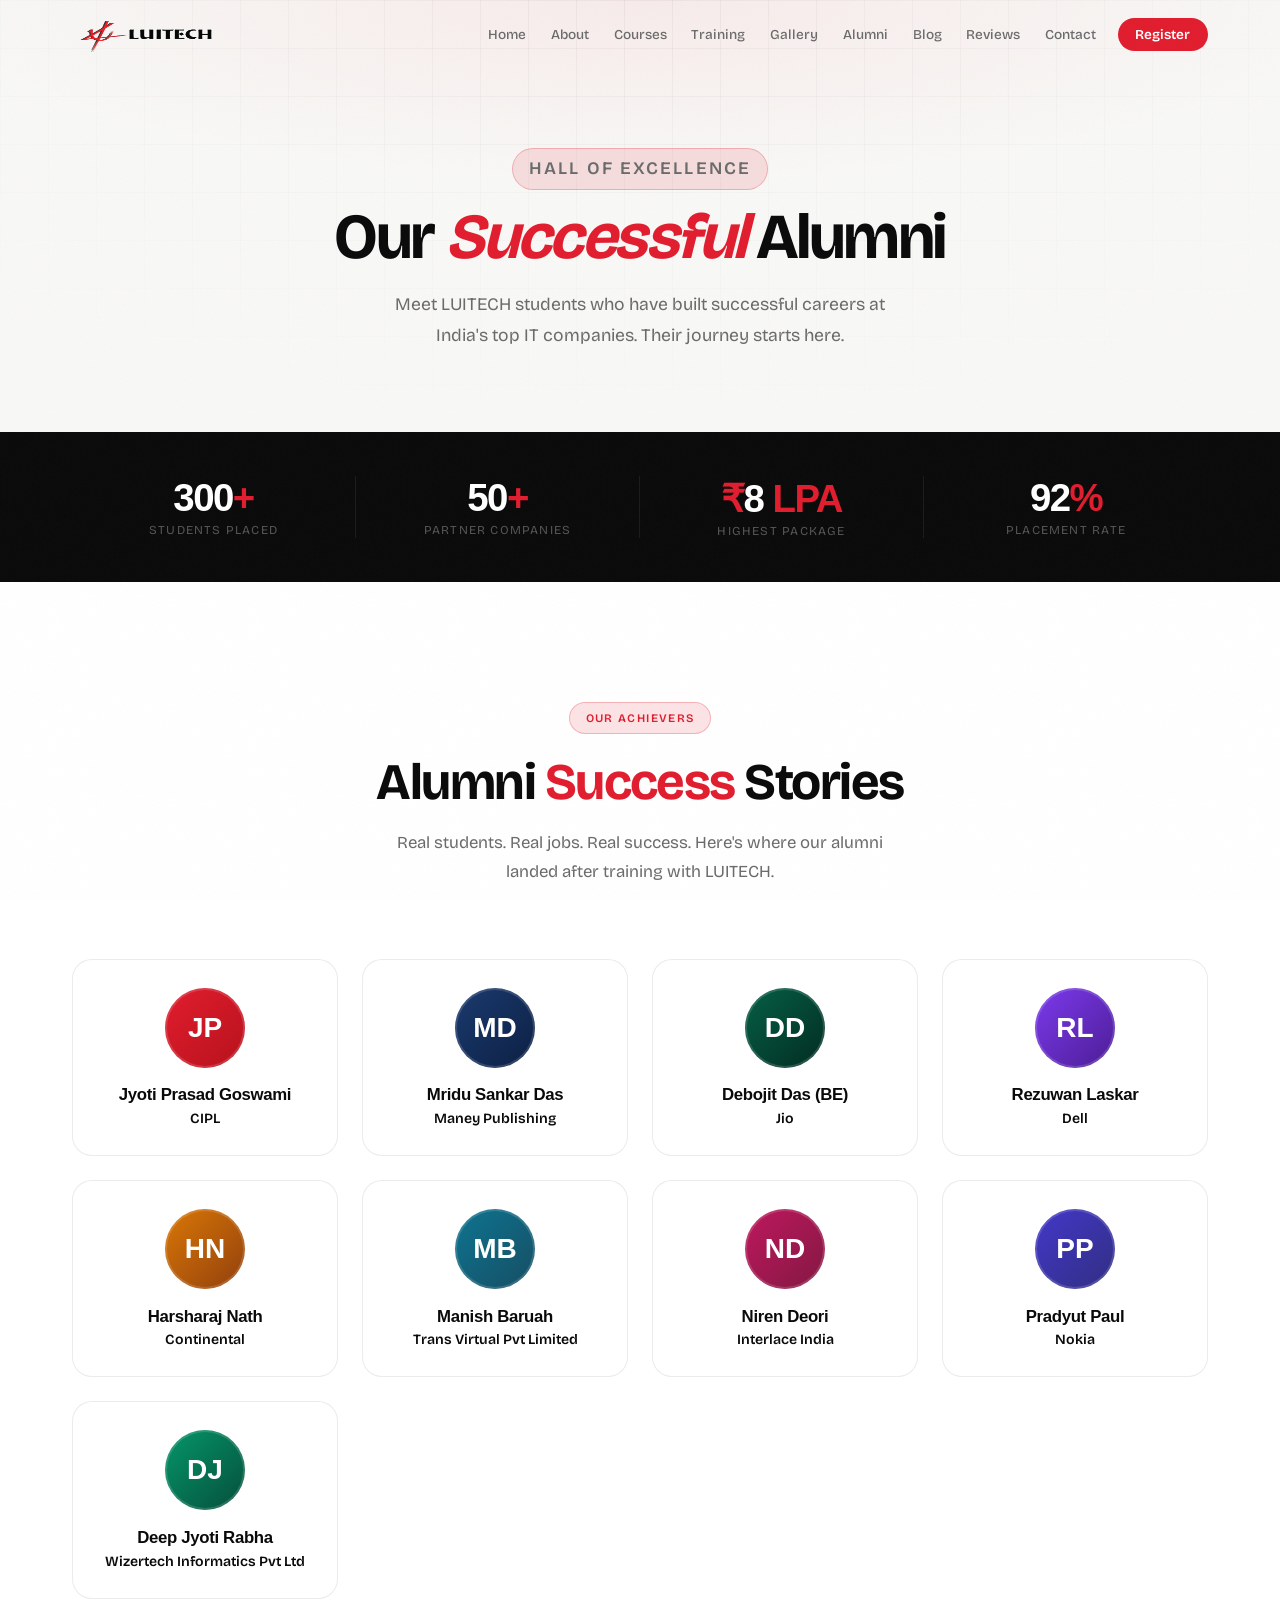
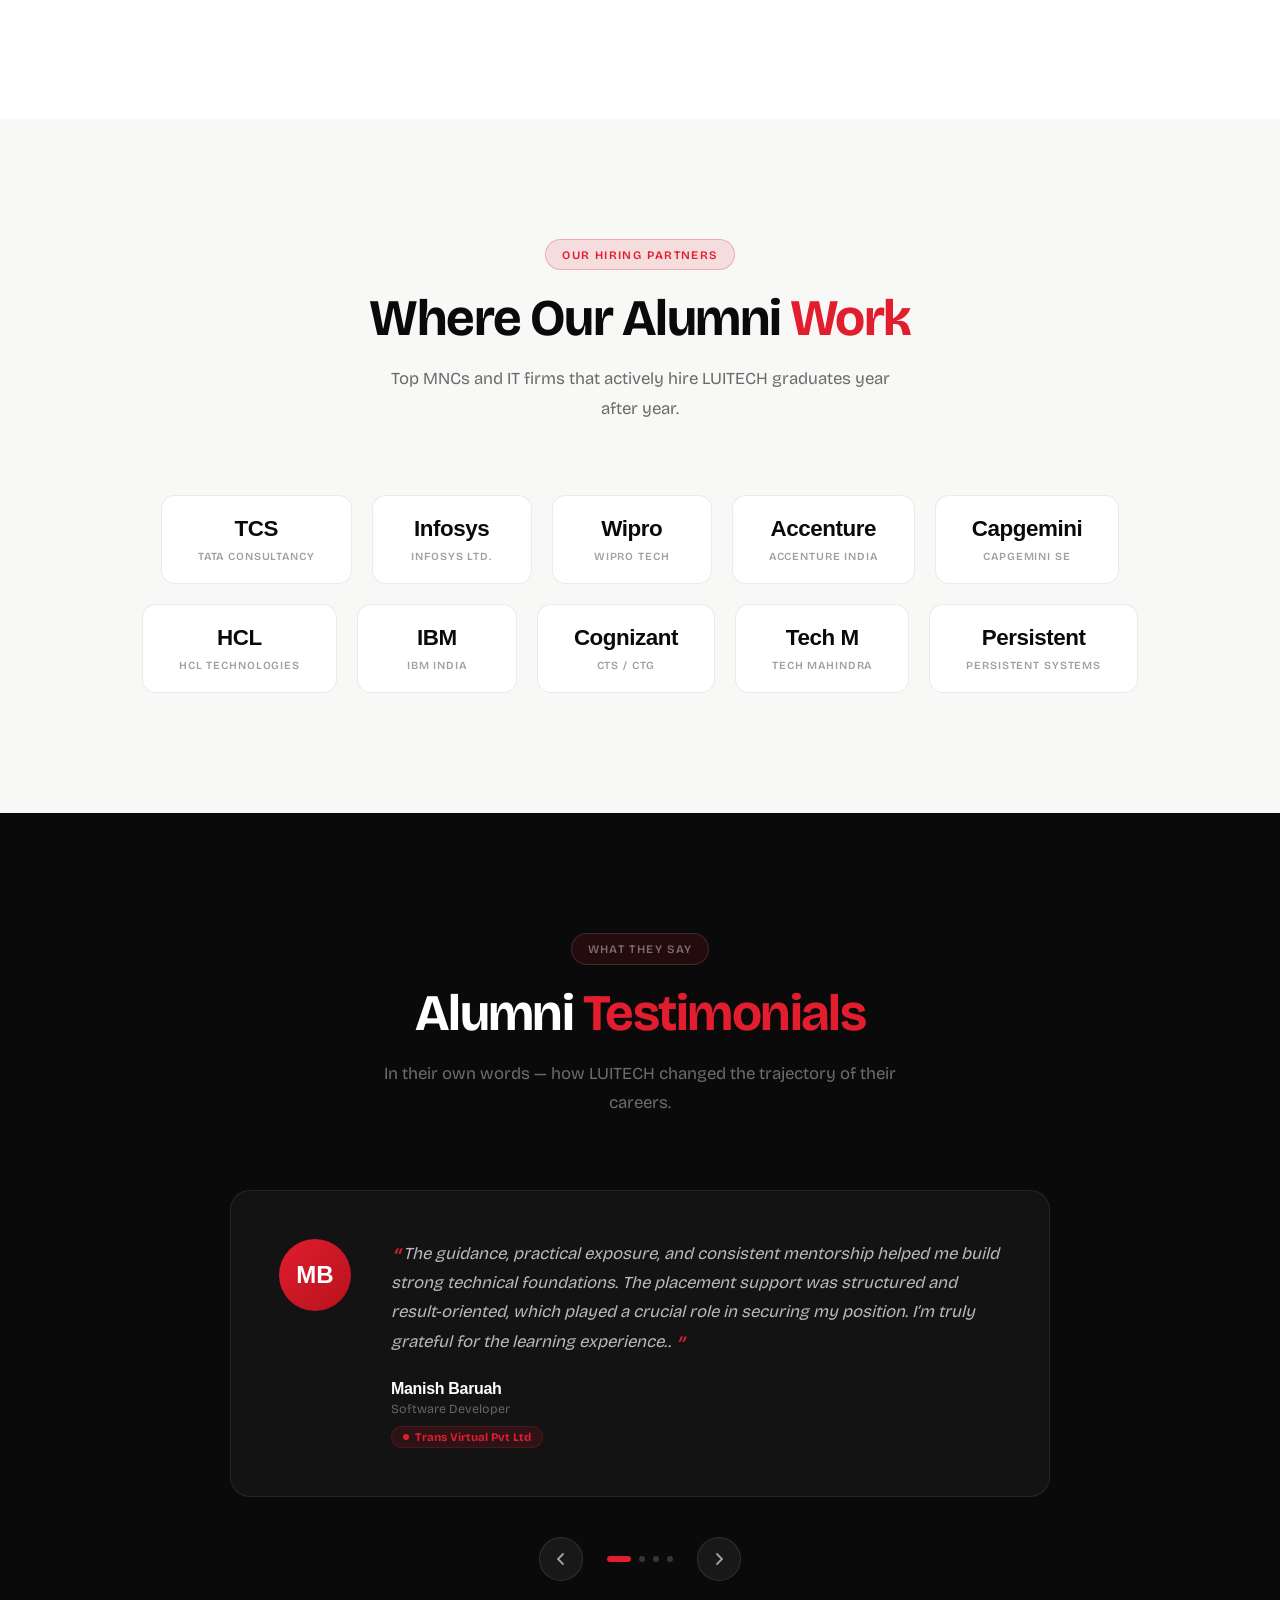
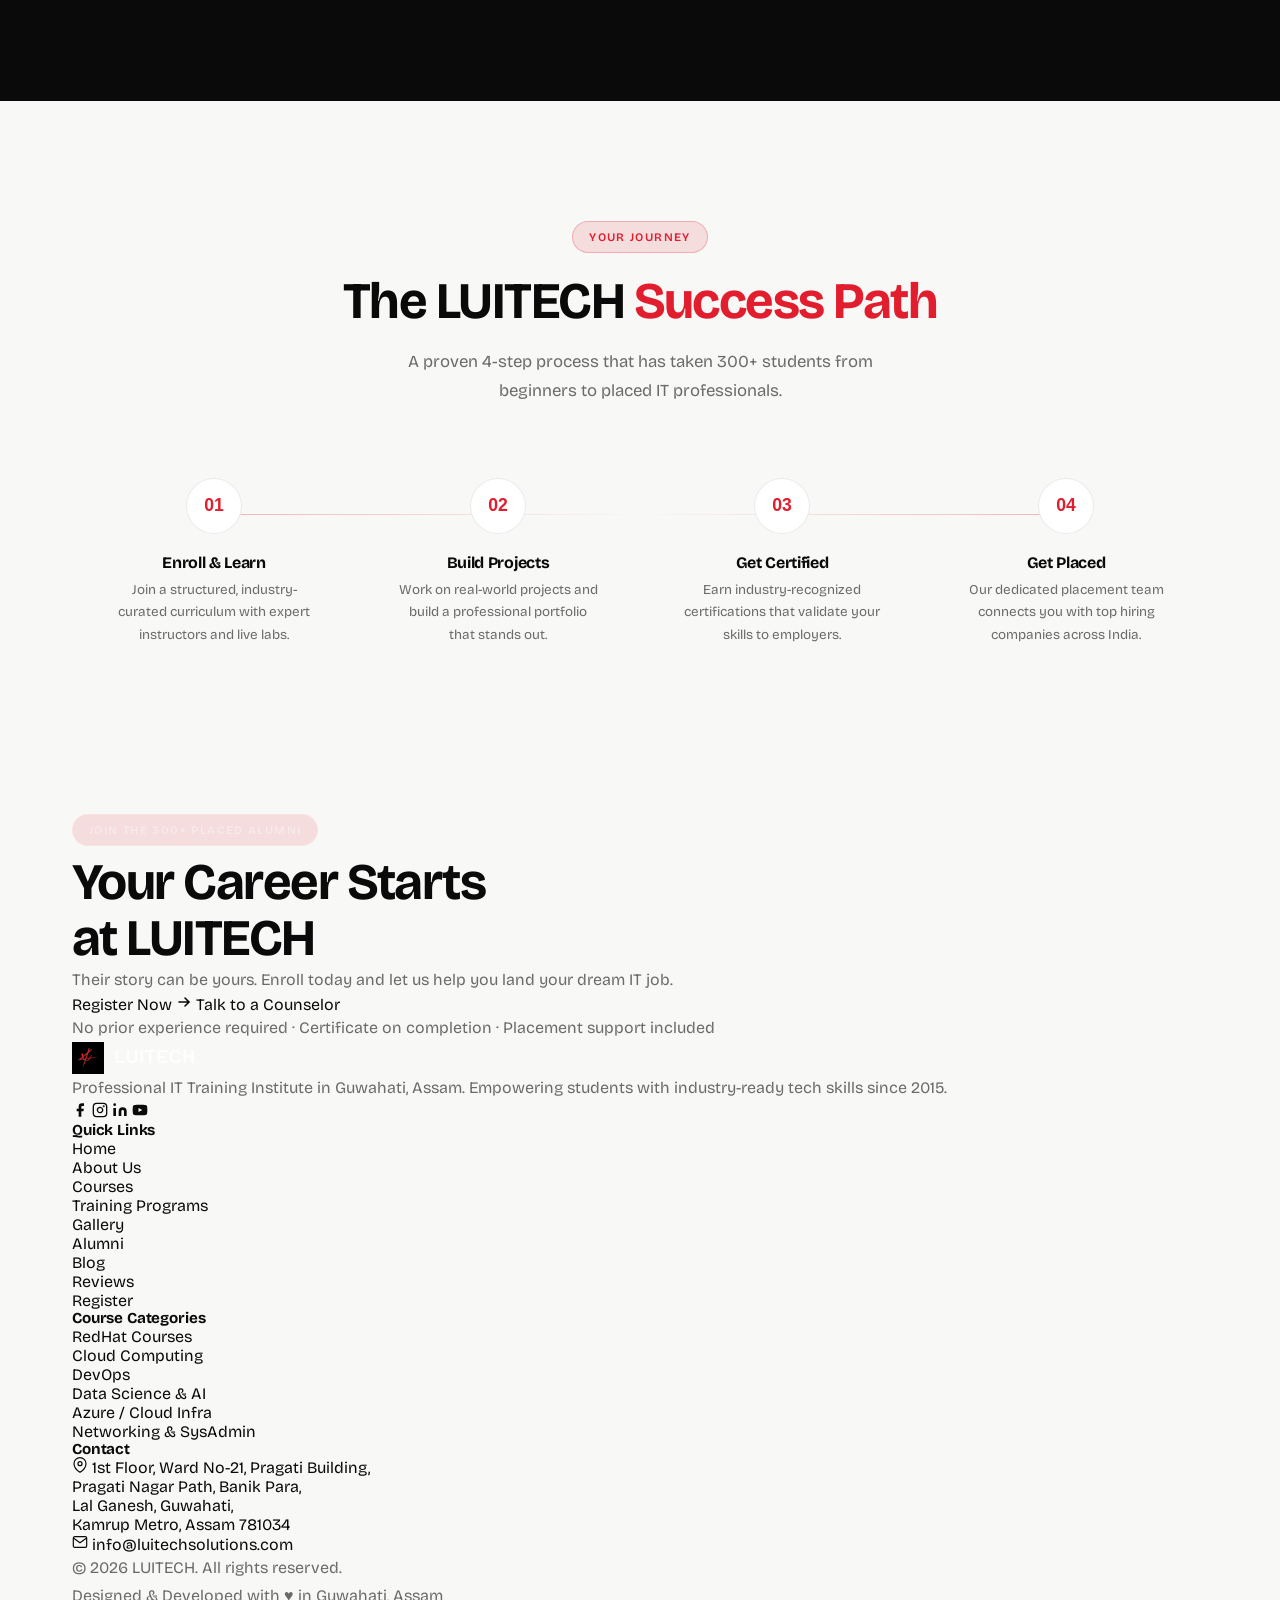
<file: alumni.html>
<!DOCTYPE html>
<html lang="en">
<head>
  <meta charset="UTF-8">
  <meta name="viewport" content="width=device-width, initial-scale=1.0">
  <meta name="description" content="LUITECH Solutions Alumni — Meet our successful graduates who have built thriving IT careers at TCS, Infosys, Wipro, Accenture and more. 300+ students placed in top companies.">
  <meta name="keywords" content="LUITECH alumni, IT placement Guwahati, TCS placement Assam, IT job Guwahati, successful IT students, LUITECH graduates">
  <meta name="author" content="LUITECH Solutions">
  <meta name="robots" content="index, follow">
  <meta property="og:title" content="Successful Alumni | LUITECH Solutions">
  <meta property="og:description" content="Meet LUITECH graduates who have built successful IT careers at top companies. 300+ students placed with top tech firms.">
  <meta property="og:type" content="website">
  <meta property="og:locale" content="en_IN">
  <title>Successful Alumni | LUITECH Solutions</title>
  <link rel="icon" type="image/png" href="logo.jpg">
  <link rel="preconnect" href="https://fonts.googleapis.com">
  <link rel="preconnect" href="https://fonts.gstatic.com" crossorigin>
  <link href="https://fonts.googleapis.com/css2?family=Clash+Display:wght@400;500;600;700&family=Bricolage+Grotesque:opsz,wght@12..96,300;12..96,400;12..96,500;12..96,600&family=JetBrains+Mono:wght@400;500&display=swap" rel="stylesheet">
  <link rel="stylesheet" href="css/style.css">
  <style>
    /* ═══════════ ALUMNI PAGE STYLES ═══════════ */

    /* ── PAGE HERO ── */
    .page-hero {
      padding: calc(var(--nav-h) + 5rem) 0 5rem;
      background: var(--off-white);
      position: relative;
      overflow: hidden;
      text-align: center;
    }
    .page-hero::before {
      content: '';
      position: absolute; inset: 0;
      background: radial-gradient(ellipse 80% 60% at 50% 0%, rgba(225,29,46,.06), transparent 70%);
      pointer-events: none;
    }
    .page-hero-grid {
      position: absolute; inset: 0; pointer-events: none;
      background-image:
        linear-gradient(rgba(0,0,0,.04) 1px, transparent 1px),
        linear-gradient(90deg, rgba(0,0,0,.04) 1px, transparent 1px);
      background-size: 48px 48px;
      mask-image: radial-gradient(ellipse 70% 100% at 50% 0%, black, transparent);
    }
    .page-hero-content { position: relative; z-index: 2; }
    .page-hero h1 {
      font-size: clamp(2.4rem, 5vw, 4rem);
      letter-spacing: -0.04em;
      margin: .75rem 0 1.1rem;
      color: var(--black);
    }
    .page-hero h1 em { font-style: italic; color: var(--red); }
    .page-hero > .container > p, .page-hero-content > p {
      font-size: 1.1rem;
      max-width: 540px;
      margin: 0 auto;
      color: var(--text-muted);
    }

    /* ── PLACEMENT STATS BAND ── */
    .placement-band {
      background: var(--black);
      padding: 44px 0;
    }
    .placement-band-grid {
      display: grid;
      grid-template-columns: repeat(4, 1fr);
      gap: 0;
      text-align: center;
    }
    .pb-stat {
      padding: 0 2rem;
      border-right: 1px solid rgba(255,255,255,.07);
    }
    .pb-stat:last-child { border-right: none; }
    .pb-num {
      font-family: 'Clash Display', sans-serif;
      font-size: 2.4rem; font-weight: 700;
      color: #fff; letter-spacing: -0.04em; display: block;
    }
    .pb-num em { font-style: normal; color: var(--red); }
    .pb-label {
      font-size: .76rem; color: rgba(255,255,255,.3);
      text-transform: uppercase; letter-spacing: .1em;
      margin-top: .2rem; display: block;
    }

    /* ── ALUMNI GRID SECTION ── */
    .alumni-section { background: var(--white); }

    .alumni-grid {
      display: grid;
      grid-template-columns: repeat(4, 1fr);
      gap: 1.5rem;
    }

    .alumni-card {
      background: var(--white);
      border: 1px solid var(--border);
      border-radius: var(--r-lg);
      padding: 1.75rem 1.5rem;
      text-align: center;
      transition: transform .4s var(--ease-spring), box-shadow .4s, border-color .3s;
      position: relative;
      overflow: hidden;
    }
    .alumni-card::before {
      content: '';
      position: absolute; top: 0; left: 0; right: 0;
      height: 3px;
      background: linear-gradient(90deg, var(--red), transparent);
      opacity: 0;
      transition: opacity .3s;
    }
    .alumni-card:hover {
      transform: translateY(-8px);
      box-shadow: 0 20px 60px rgba(0,0,0,.1);
      border-color: rgba(225,29,46,.15);
    }
    .alumni-card:hover::before { opacity: 1; }

    .alumni-avatar {
      width: 80px; height: 80px;
      border-radius: 50%;
      margin: 0 auto 1.1rem;
      display: flex; align-items: center; justify-content: center;
      font-family: 'Clash Display', sans-serif;
      font-size: 1.75rem; font-weight: 700;
      color: #fff;
      position: relative;
      overflow: hidden;
    }
    .alumni-avatar::after {
      content: '';
      position: absolute; inset: 0;
      border-radius: 50%;
      box-shadow: inset 0 0 0 2px rgba(255,255,255,.15);
    }
    /* Avatar gradient themes */
    .av-1 { background: linear-gradient(135deg, #E11D2E, #b7121d); }
    .av-2 { background: linear-gradient(135deg, #1a3a6e, #0d2044); }
    .av-3 { background: linear-gradient(135deg, #065f46, #022c22); }
    .av-4 { background: linear-gradient(135deg, #7c3aed, #4c1d95); }
    .av-5 { background: linear-gradient(135deg, #d97706, #92400e); }
    .av-6 { background: linear-gradient(135deg, #0e7490, #164e63); }
    .av-7 { background: linear-gradient(135deg, #be185d, #831843); }
    .av-8 { background: linear-gradient(135deg, #4338ca, #312e81); }
    .av-9 { background: linear-gradient(135deg, #059669, #064e3b); }
    .av-10{ background: linear-gradient(135deg, #b45309, #78350f); }
    .av-11{ background: linear-gradient(135deg, #dc2626, #7f1d1d); }
    .av-12{ background: linear-gradient(135deg, #0891b2, #0c4a6e); }

    .alumni-name {
      font-family: 'Clash Display', sans-serif;
      font-size: 1.05rem; font-weight: 700;
      letter-spacing: -0.02em;
      color: var(--black);
      margin-bottom: .3rem;
    }
    .alumni-course {
      font-size: .76rem; font-weight: 600;
      color: var(--red); text-transform: uppercase;
      letter-spacing: .06em; margin-bottom: .9rem;
    }
    .alumni-divider {
      width: 32px; height: 1px;
      background: var(--border);
      margin: 0 auto .9rem;
    }
    .alumni-company-row {
      display: flex; align-items: center; justify-content: center; gap: .5rem;
      margin-bottom: .5rem;
    }
    .company-dot {
      width: 8px; height: 8px; border-radius: 50%;
      background: var(--red); flex-shrink: 0;
      opacity: .6;
    }
    .alumni-company {
      font-size: .88rem; font-weight: 600;
      color: var(--black);
    }
    .alumni-package {
      display: inline-flex; align-items: center; gap: .3rem;
      font-size: .74rem; font-weight: 700;
      color: #059669; background: rgba(5,150,105,.08);
      border: 1px solid rgba(5,150,105,.15);
      padding: .2rem .65rem; border-radius: 50px;
      margin-top: .5rem;
    }
    .alumni-package svg { width: 10px; height: 10px; }

    .alumni-batch-tag {
      position: absolute; top: 1rem; right: 1rem;
      font-size: .64rem; font-weight: 700;
      letter-spacing: .07em; text-transform: uppercase;
      color: var(--text-ghost);
      background: var(--surface);
      padding: .2rem .55rem; border-radius: 50px;
    }

    /* ── COMPANIES SECTION ── */
    .companies-section { background: var(--off-white); }
    .companies-grid {
      display: flex;
      flex-wrap: wrap;
      gap: 1.25rem;
      justify-content: center;
      align-items: center;
    }
    .company-logo-card {
      background: var(--white);
      border: 1px solid var(--border);
      border-radius: var(--r);
      padding: 1.25rem 2.25rem;
      display: flex; flex-direction: column;
      align-items: center; justify-content: center; gap: .5rem;
      min-width: 160px;
      transition: transform .3s var(--ease-spring), box-shadow .3s, border-color .3s;
      cursor: default;
    }
    .company-logo-card:hover {
      transform: translateY(-4px);
      box-shadow: var(--shadow-md);
      border-color: rgba(225,29,46,.2);
    }
    .company-logo-card .company-abbr {
      font-family: 'Clash Display', sans-serif;
      font-size: 1.4rem; font-weight: 700;
      letter-spacing: -0.02em;
      color: var(--black);
    }
    .company-logo-card .company-tag {
      font-size: .68rem; font-weight: 600;
      color: var(--text-ghost); text-transform: uppercase;
      letter-spacing: .08em;
    }
    .company-logo-card .placed-count {
      font-size: .72rem; font-weight: 700;
      color: var(--red);
      background: var(--red-alpha);
      padding: .15rem .5rem; border-radius: 50px;
    }

    /* ── TESTIMONIAL SLIDER ── */
    .alumni-testimonials { background: var(--black); overflow: hidden; }
    .alumni-testimonials .section-eyebrow { color: rgba(255,255,255,.4); border-color: rgba(255,255,255,.12); }
    .alumni-testimonials .section-header h2 { color: #fff; }

    .alumni-slider {
      position: relative;
      overflow: hidden;
    }
    .alumni-track {
      display: flex;
      transition: transform .65s cubic-bezier(.25,.46,.45,.94);
    }
    .alumni-slide {
      min-width: 100%;
      padding: 0 1rem;
    }
    .alumni-slide-inner {
      max-width: 820px;
      margin: 0 auto;
      background: rgba(255,255,255,.04);
      border: 1px solid rgba(255,255,255,.08);
      border-radius: var(--r-lg);
      padding: 3rem;
      display: flex;
      gap: 2.5rem;
      align-items: flex-start;
    }
    .slide-avatar {
      width: 72px; height: 72px;
      border-radius: 50%;
      flex-shrink: 0;
      display: flex; align-items: center; justify-content: center;
      font-family: 'Clash Display', sans-serif;
      font-size: 1.5rem; font-weight: 700; color: #fff;
    }
    .slide-content { flex: 1; }
    .slide-quote {
      font-size: 1.05rem;
      line-height: 1.75;
      color: rgba(255,255,255,.7);
      margin-bottom: 1.5rem;
      font-style: italic;
    }
    .slide-quote::before { content: '\201C'; color: var(--red); font-size: 1.5em; line-height: 0; vertical-align: -0.3em; margin-right: .15em; }
    .slide-quote::after  { content: '\201D'; color: var(--red); font-size: 1.5em; line-height: 0; vertical-align: -0.3em; margin-left:  .15em; }
    .slide-name {
      font-family: 'Clash Display', sans-serif;
      font-size: 1rem; font-weight: 700;
      color: #fff; letter-spacing: -0.02em;
    }
    .slide-meta {
      font-size: .78rem; color: rgba(255,255,255,.35);
      margin-top: .2rem;
    }
    .slide-company-badge {
      display: inline-flex; align-items: center; gap: .3rem;
      font-size: .72rem; font-weight: 700; color: var(--red);
      background: var(--red-alpha);
      border: 1px solid rgba(225,29,46,.2);
      padding: .2rem .65rem; border-radius: 50px;
      margin-top: .6rem;
    }

    /* Slider controls */
    .alumni-slider-controls {
      display: flex;
      align-items: center;
      justify-content: center;
      gap: 1.5rem;
      margin-top: 2.5rem;
    }
    .asl-btn {
      width: 44px; height: 44px; border-radius: 50%;
      background: rgba(255,255,255,.06);
      border: 1px solid rgba(255,255,255,.1);
      color: rgba(255,255,255,.6);
      display: flex; align-items: center; justify-content: center;
      cursor: pointer;
      transition: background .2s, color .2s, transform .2s var(--ease-spring);
    }
    .asl-btn:hover { background: rgba(255,255,255,.14); color: #fff; transform: scale(1.08); }
    .asl-dots { display: flex; gap: .5rem; }
    .asl-dot {
      width: 6px; height: 6px; border-radius: 50%;
      background: rgba(255,255,255,.18);
      border: none; cursor: pointer; padding: 0;
      transition: background .3s, transform .3s, width .3s;
    }
    .asl-dot.active {
      background: var(--red);
      width: 24px; border-radius: 3px;
    }

    /* ── SUCCESS PATH SECTION ── */
    .success-path { background: var(--off-white); }
    .path-steps {
      display: grid;
      grid-template-columns: repeat(4, 1fr);
      gap: 0;
      position: relative;
    }
    .path-steps::before {
      content: '';
      position: absolute;
      top: 36px; left: calc(12.5% + 20px); right: calc(12.5% + 20px);
      height: 1px;
      background: linear-gradient(90deg, var(--red), transparent 50%, var(--red));
      opacity: .3;
    }
    .path-step {
      text-align: center;
      padding: 0 1.5rem 3rem;
    }
    .path-step-num {
      width: 56px; height: 56px; border-radius: 50%;
      background: var(--white);
      border: 1.5px solid var(--border);
      display: flex; align-items: center; justify-content: center;
      font-family: 'Clash Display', sans-serif;
      font-size: 1.1rem; font-weight: 700;
      color: var(--red);
      margin: 0 auto 1.25rem;
      position: relative; z-index: 1;
      transition: background .3s, border-color .3s, transform .3s var(--ease-spring);
    }
    .path-step:hover .path-step-num {
      background: var(--red); color: #fff;
      border-color: var(--red);
      transform: scale(1.1);
    }
    .path-step h3 {
      font-size: 1rem; letter-spacing: -0.02em;
      margin-bottom: .5rem;
    }
    .path-step p {
      font-size: .84rem; line-height: 1.65; max-width: 200px; margin: 0 auto;
    }

    /* RESPONSIVE */
    @media(max-width: 1200px) {
      .alumni-grid { grid-template-columns: repeat(3, 1fr); }
    }
    @media(max-width: 1024px) {
      .alumni-grid { grid-template-columns: repeat(2, 1fr); }
      .placement-band-grid { grid-template-columns: repeat(2, 1fr); gap: 1.5rem 0; }
      .pb-stat { border-right: none; }
      .pb-stat:nth-child(odd) { border-right: 1px solid rgba(255,255,255,.07); }
      .path-steps { grid-template-columns: repeat(2, 1fr); }
      .path-steps::before { display: none; }
    }
    @media(max-width: 768px) {
      .alumni-grid { grid-template-columns: 1fr; max-width: 420px; margin: 0 auto; }
      .companies-grid { gap: .75rem; }
      .company-logo-card { min-width: 130px; padding: 1rem 1.5rem; }
      .alumni-slide-inner { flex-direction: column; gap: 1.5rem; padding: 2rem 1.5rem; }
      .page-hero { padding: calc(var(--nav-h) + 3rem) 0 3.5rem; }
      .path-steps { grid-template-columns: 1fr 1fr; }
      .placement-band { padding: 36px 0; }
    }
    @media(max-width: 480px) {
      .alumni-grid { max-width: 100%; }
      .path-steps { grid-template-columns: 1fr; }
      .path-steps::before { display: none; }
    }
  </style>
</head>
<body>

  <div class="noise-overlay" aria-hidden="true"></div>
  <div class="cursor" id="cursor" aria-hidden="true"></div>
  <div class="cursor-dot" id="cursor-dot" aria-hidden="true"></div>

  <!-- ══════════════ NAVBAR ══════════════ -->
  <header class="navbar solid" id="navbar" role="banner">
    <div class="nav-inner">
      <div class="logo" aria-label="LUITECH Solutions — Home">
        <div class="logo-icon" aria-hidden="true">
          <img src="logo1.png" alt="LUITECH Logo" width="150" height="100">
        </div>
      </div>
      <nav class="nav-menu" id="nav-menu" role="navigation" aria-label="Primary navigation">
        <a href="index.html" class="nav-link">Home</a>
        <a href="about.html" class="nav-link">About</a>
        <a href="courses.html" class="nav-link">Courses</a>
        <a href="training.html" class="nav-link">Training</a>
        <a href="gallery.html" class="nav-link">Gallery</a>
        <a href="alumni.html" class="nav-link" aria-current="page" style="color:var(--red)">Alumni</a>
        <a href="blog.html" class="nav-link">Blog</a>
        <a href="review.html" class="nav-link">Reviews</a>
        <a href="contact.html" class="nav-link">Contact</a>
        <a href="ragister.html" class="nav-link nav-register">Register</a>
      </nav>
      <button class="burger" id="burger" aria-label="Open navigation" aria-expanded="false" aria-controls="mobile-nav">
        <span class="burger-bar"></span>
        <span class="burger-bar"></span>
        <span class="burger-bar"></span>
      </button>
    </div>
  </header>

  <!-- ── MOBILE DRAWER ── -->
  <div class="mobile-drawer" id="mobile-nav" role="dialog" aria-modal="true" aria-label="Navigation menu" aria-hidden="true">
    <div class="drawer-backdrop" id="drawer-backdrop"></div>
    <nav class="drawer-panel" role="navigation">
      <div class="drawer-links">
        <p>...</p>
        <a href="index.html" class="drawer-link">Home</a>
        <a href="about.html" class="drawer-link">About</a>
        <a href="courses.html" class="drawer-link">Courses</a>
        <a href="training.html" class="drawer-link">Training</a>
        <a href="gallery.html" class="drawer-link">Gallery</a>
        <a href="alumni.html" class="drawer-link" style="color:var(--red)">Alumni</a>
        <a href="blog.html" class="drawer-link">Blog</a>
        <a href="review.html" class="drawer-link">Reviews</a>
        <a href="contact.html" class="drawer-link">Contact</a>
        <a href="ragister.html" class="drawer-link drawer-register">Register Now →</a>
      </div>
    </nav>
  </div>

  <main>

    <!-- ══════════════ HERO ══════════════ -->
    <section class="page-hero" aria-labelledby="alumni-h1">
      <div class="page-hero-grid" aria-hidden="true"></div>
      <div class="container page-hero-content">
        <p class="section-eyebrow reveal-fade" style="--rd:0s">Hall of Excellence</p>
        <h1 id="alumni-h1" class="reveal-fade" style="--rd:.08s">
          Our <em>Successful</em> Alumni
        </h1>
        <p class="reveal-fade" style="--rd:.16s">
          Meet LUITECH students who have built successful careers at India's top IT companies. Their journey starts here.
        </p>
      </div>
    </section>

    <!-- ══════════════ STATS BAND ══════════════ -->
    <div class="placement-band" aria-label="Placement Statistics">
      <div class="container">
        <div class="placement-band-grid">
          <div class="pb-stat reveal-fade" style="--rd:0s">
            <span class="pb-num"><span class="count-up" data-target="300">0</span><em>+</em></span>
            <span class="pb-label">Students Placed</span>
          </div>
          <div class="pb-stat reveal-fade" style="--rd:.1s">
            <span class="pb-num"><span class="count-up" data-target="50">0</span><em>+</em></span>
            <span class="pb-label">Partner Companies</span>
          </div>
          <div class="pb-stat reveal-fade" style="--rd:.2s">
            <span class="pb-num"><em>₹</em><span class="count-up" data-target="8">0</span><em> LPA</em></span>
            <span class="pb-label">Highest Package</span>
          </div>
          <div class="pb-stat reveal-fade" style="--rd:.3s">
            <span class="pb-num"><span class="count-up" data-target="92">0</span><em>%</em></span>
            <span class="pb-label">Placement Rate</span>
          </div>
        </div>
      </div>
    </div>

    <!-- ══════════════ ALUMNI GRID ══════════════ -->
    <section class="alumni-section section" aria-labelledby="alumni-grid-h">
      <div class="container">
        <div class="section-header reveal-fade">
          <p class="section-eyebrow">Our Achievers</p>
          <h2 id="alumni-grid-h">Alumni <span class="text-red">Success</span> Stories</h2>
          <p class="section-sub">Real students. Real jobs. Real success. Here's where our alumni landed after training with LUITECH.</p>
        </div>

        <div class="alumni-grid">

  <!-- Card 1 -->
  <article class="alumni-card reveal-up" style="--rd:0s">
    <div class="alumni-avatar av-1">JP</div>
    <div class="alumni-name">Jyoti Prasad Goswami</div>
    <div class="alumni-company">CIPL</div>
  </article>

  <!-- Card 2 -->
  <article class="alumni-card reveal-up" style="--rd:.05s">
    <div class="alumni-avatar av-2">MD</div>
    <div class="alumni-name">Mridu Sankar Das</div>
    <div class="alumni-company">Maney Publishing</div>
  </article>

  <!-- Card 3 -->
  <article class="alumni-card reveal-up" style="--rd:.1s">
    <div class="alumni-avatar av-3">DD</div>
    <div class="alumni-name">Debojit Das (BE)</div>
    <div class="alumni-company">Jio</div>
  </article>

  <!-- Card 4 -->
  <article class="alumni-card reveal-up" style="--rd:.15s">
    <div class="alumni-avatar av-4">RL</div>
    <div class="alumni-name">Rezuwan Laskar</div>
    <div class="alumni-company">Dell</div>
  </article>

  <!-- Card 5 -->
  <article class="alumni-card reveal-up" style="--rd:0s">
    <div class="alumni-avatar av-5">HN</div>
    <div class="alumni-name">Harsharaj Nath</div>
    <div class="alumni-company">Continental</div>
  </article>

  <!-- Card 6 -->
  <article class="alumni-card reveal-up" style="--rd:.05s">
    <div class="alumni-avatar av-6">MB</div>
    <div class="alumni-name">Manish Baruah</div>
    <div class="alumni-company">Trans Virtual Pvt Limited</div>
  </article>

  <!-- Card 7 -->
  <article class="alumni-card reveal-up" style="--rd:.1s">
    <div class="alumni-avatar av-7">ND</div>
    <div class="alumni-name">Niren Deori</div>
    <div class="alumni-company">Interlace India</div>
  </article>

  <!-- Card 8 -->
  <article class="alumni-card reveal-up" style="--rd:.15s">
    <div class="alumni-avatar av-8">PP</div>
    <div class="alumni-name">Pradyut Paul</div>
    <div class="alumni-company">Nokia</div>
  </article>

  <!-- Card 9 -->
  <article class="alumni-card reveal-up" style="--rd:0s">
    <div class="alumni-avatar av-9">DJ</div>
    <div class="alumni-name">Deep Jyoti Rabha</div>
    <div class="alumni-company">Wizertech Informatics Pvt Ltd</div>
  </article>

       </div>
      </div>
    </section>

    <!-- ══════════════ PLACEMENT COMPANIES ══════════════ -->
    <section class="companies-section section" aria-labelledby="companies-h">
      <div class="container">
        <div class="section-header reveal-fade">
          <p class="section-eyebrow">Our Hiring Partners</p>
          <h2 id="companies-h">Where Our Alumni <span class="text-red">Work</span></h2>
          <p class="section-sub">Top MNCs and IT firms that actively hire LUITECH graduates year after year.</p>
        </div>

        <div class="companies-grid">
          <div class="company-logo-card reveal-up" style="--rd:0s">
            <span class="company-abbr">TCS</span>
            <span class="company-tag">Tata Consultancy</span>
            <!-- <span class="placed-count">45+ placed</span> -->
          </div>
          <div class="company-logo-card reveal-up" style="--rd:.04s">
            <span class="company-abbr">Infosys</span>
            <span class="company-tag">Infosys Ltd.</span>
            <!-- <span class="placed-count">38+ placed</span> -->
          </div>
          <div class="company-logo-card reveal-up" style="--rd:.08s">
            <span class="company-abbr">Wipro</span>
            <span class="company-tag">Wipro Tech</span>
            <!-- <span class="placed-count">32+ placed</span> -->
          </div>
          <div class="company-logo-card reveal-up" style="--rd:.12s">
            <span class="company-abbr">Accenture</span>
            <span class="company-tag">Accenture India</span>
            <!-- <span class="placed-count">28+ placed</span> -->
          </div>
          <div class="company-logo-card reveal-up" style="--rd:.16s">
            <span class="company-abbr">Capgemini</span>
            <span class="company-tag">Capgemini SE</span>
            <!-- <span class="placed-count">22+ placed</span> -->
          </div>
          <div class="company-logo-card reveal-up" style="--rd:.2s">
            <span class="company-abbr">HCL</span>
            <span class="company-tag">HCL Technologies</span>
            <!-- <span class="placed-count">20+ placed</span> -->
          </div>
          <div class="company-logo-card reveal-up" style="--rd:.24s">
            <span class="company-abbr">IBM</span>
            <span class="company-tag">IBM India</span>
            <!-- <span class="placed-count">15+ placed</span> -->
          </div>
          <div class="company-logo-card reveal-up" style="--rd:.28s">
            <span class="company-abbr">Cognizant</span>
            <span class="company-tag">CTS / CTG</span>
            <!-- <span class="placed-count">18+ placed</span> -->
          </div>
          <div class="company-logo-card reveal-up" style="--rd:.32s">
            <span class="company-abbr">Tech M</span>
            <span class="company-tag">Tech Mahindra</span>
            <!-- <span class="placed-count">14+ placed</span> -->
          </div>
          <div class="company-logo-card reveal-up" style="--rd:.36s">
            <span class="company-abbr">Persistent</span>
            <span class="company-tag">Persistent Systems</span>
            <!-- <span class="placed-count">10+ placed</span> -->
          </div>
        </div>
      </div>
    </section>

    <!-- ══════════════ TESTIMONIAL SLIDER ══════════════ -->
    <section class="alumni-testimonials section" aria-labelledby="testimonials-h">
      <div class="container">
        <div class="section-header reveal-fade">
          <p class="section-eyebrow">What They Say</p>
          <h2 id="testimonials-h">Alumni <span style="color:var(--red)">Testimonials</span></h2>
          <p class="section-sub" style="color:rgba(255,255,255,.4)">In their own words — how LUITECH changed the trajectory of their careers.</p>
        </div>

        <div class="alumni-slider" aria-live="polite" aria-atomic="true">
          <div class="alumni-track" id="alumni-track">

            <div class="alumni-slide" role="group" aria-label="Testimonial 1 of 5">
              <div class="alumni-slide-inner">
                <div class="slide-avatar av-1" aria-hidden="true" style="background:linear-gradient(135deg,#E11D2E,#b7121d)">MB</div>
                <div class="slide-content">
                  <p class="slide-quote">The guidance, practical exposure, and consistent mentorship helped me build strong technical foundations. The placement support was structured and result-oriented, which played a crucial role in securing my position. I’m truly grateful for the learning experience..</p>
                  <div class="slide-name">Manish Baruah</div>
                  <div class="slide-meta">Software Developer</div>
                  <div class="slide-company-badge">
                    <svg width="8" height="8" viewBox="0 0 8 8" fill="none"><circle cx="4" cy="4" r="3" fill="currentColor"/></svg>
                    Trans Virtual Pvt Ltd
                  </div>
                </div>
              </div>
            </div>

            <div class="alumni-slide" role="group" aria-label="Testimonial 2 of 5">
              <div class="alumni-slide-inner">
                <div class="slide-avatar" aria-hidden="true" style="background:linear-gradient(135deg,#7c3aed,#4c1d95)">ND</div>
                <div class="slide-content">
                  <p class="slide-quote">The training was highly practical and industry-focused. From basics to advanced concepts, everything was taught with clarity. The support during interview preparation made a huge difference in boosting my confidence..</p>
                  <div class="slide-name">Niren Deori</div>
                  <div class="slide-meta">Web Developer</div>
                  <div class="slide-company-badge">
                    <svg width="8" height="8" viewBox="0 0 8 8" fill="none"><circle cx="4" cy="4" r="3" fill="currentColor"/></svg>
                    Interlace India
                  </div>
                </div>
              </div>
            </div>

            <div class="alumni-slide" role="group" aria-label="Testimonial 3 of 5">
              <div class="alumni-slide-inner">
                <div class="slide-avatar" aria-hidden="true" style="background:linear-gradient(135deg,#4338ca,#312e81)">DN</div>
                <div class="slide-content">
                  <p class="slide-quote">The program helped me enhance both my technical and communication skills. The structured approach and real-world projects prepared me for professional challenges. It was a great stepping stone for my career.</p>
                  <div class="slide-name">Mridu Sankar Das</div>
                  <div class="slide-meta">Content & Technical Associate</div>
                  <div class="slide-company-badge">
                    <svg width="8" height="8" viewBox="0 0 8 8" fill="none"><circle cx="4" cy="4" r="3" fill="currentColor"/></svg>
                    IBM India 
                  </div>
                </div>
              </div>
            </div>


            <div class="alumni-slide" role="group" aria-label="Testimonial 5 of 5">
              <div class="alumni-slide-inner">
                <div class="slide-avatar" aria-hidden="true" style="background:linear-gradient(135deg,#065f46,#022c22)">HN</div>
                <div class="slide-content">
                  <p class="slide-quote">The mentorship and curriculum were aligned with industry needs. Regular practice sessions and mock interviews helped me improve significantly. The overall experience was highly motivating and career-focused.</p>
                  <div class="slide-name">Harsharaj Nath</div>
                  <div class="slide-meta">Software Engineer</div>
                  <div class="slide-company-badge">
                    <svg width="8" height="8" viewBox="0 0 8 8" fill="none"><circle cx="4" cy="4" r="3" fill="currentColor"/></svg>
                    Continental
                  </div>
                </div>
              </div>
            </div>

          </div>
        </div>

        <!-- Slider Controls -->
        <div class="alumni-slider-controls">
          <button class="asl-btn" id="asl-prev" aria-label="Previous testimonial">
            <svg width="18" height="18" viewBox="0 0 18 18" fill="none"><path d="M11 4L6 9l5 5" stroke="currentColor" stroke-width="1.8" stroke-linecap="round"/></svg>
          </button>
          <div class="asl-dots" id="asl-dots" role="tablist" aria-label="Testimonial navigation"></div>
          <button class="asl-btn" id="asl-next" aria-label="Next testimonial">
            <svg width="18" height="18" viewBox="0 0 18 18" fill="none"><path d="M7 4l5 5-5 5" stroke="currentColor" stroke-width="1.8" stroke-linecap="round"/></svg>
          </button>
        </div>

      </div>
    </section>

    <!-- ══════════════ SUCCESS PATH ══════════════ -->
    <section class="success-path section" aria-labelledby="path-h">
      <div class="container">
        <div class="section-header reveal-fade">
          <p class="section-eyebrow">Your Journey</p>
          <h2 id="path-h">The LUITECH <span class="text-red">Success Path</span></h2>
          <p class="section-sub">A proven 4-step process that has taken 300+ students from beginners to placed IT professionals.</p>
        </div>
        <div class="path-steps">
          <div class="path-step reveal-up" style="--rd:0s">
            <div class="path-step-num">01</div>
            <h3>Enroll &amp; Learn</h3>
            <p>Join a structured, industry-curated curriculum with expert instructors and live labs.</p>
          </div>
          <div class="path-step reveal-up" style="--rd:.1s">
            <div class="path-step-num">02</div>
            <h3>Build Projects</h3>
            <p>Work on real-world projects and build a professional portfolio that stands out.</p>
          </div>
          <div class="path-step reveal-up" style="--rd:.2s">
            <div class="path-step-num">03</div>
            <h3>Get Certified</h3>
            <p>Earn industry-recognized certifications that validate your skills to employers.</p>
          </div>
          <div class="path-step reveal-up" style="--rd:.3s">
            <div class="path-step-num">04</div>
            <h3>Get Placed</h3>
            <p>Our dedicated placement team connects you with top hiring companies across India.</p>
          </div>
        </div>
      </div>
    </section>

    <!-- ══════════════ CTA ══════════════ -->
    <section class="cta-section" aria-labelledby="alumni-cta">
      <div class="cta-canvas" aria-hidden="true">
        <div class="cta-orb cta-orb-1"></div>
        <div class="cta-orb cta-orb-2"></div>
        <div class="cta-grid-lines"></div>
      </div>
      <div class="container">
        <div class="cta-inner reveal-fade">
          <p class="section-eyebrow" style="color:rgba(255,255,255,.4);border-color:rgba(255,255,255,.12)">Join the 300+ Placed Alumni</p>
          <h2 id="alumni-cta" class="cta-headline">
            Your Career Starts<br>at <span class="cta-red">LUITECH</span>
          </h2>
          <p class="cta-sub">Their story can be yours. Enroll today and let us help you land your dream IT job.</p>
          <div class="cta-btns">
            <a href="contact.html" class="btn-cta-primary">
              <span>Register Now</span>
              <svg width="16" height="16" viewBox="0 0 16 16" fill="none" aria-hidden="true"><path d="M3 8h10M9 4l4 4-4 4" stroke="currentColor" stroke-width="1.6" stroke-linecap="round"/></svg>
            </a>
            <a href="https://wa.me/919399019999" class="btn-cta-ghost">Talk to a Counselor</a>
          </div>
          <p class="cta-fine">No prior experience required · Certificate on completion · Placement support included</p>
        </div>
      </div>
    </section>

  </main>

  <!-- ══════════════ FOOTER ══════════════ -->
  <footer class="footer" id="contact" role="contentinfo">
    <div class="container">
      <div class="footer-top">
        <div class="footer-col footer-about-col">
          <div class="logo footer-logo" aria-label="LUITECH Solutions">
            <div class="logo-icon" aria-hidden="true">
              <img src="logo.jpg" alt="LUITECH Logo" width="32" height="32">
            </div>
            <div class="logo-wordmark">
              <span class="logo-name" style="color:rgba(255,255,255,.85)">LUITECH</span>
            </div>
          </div>
          <p class="footer-desc">Professional IT Training Institute in Guwahati, Assam. Empowering students with industry-ready tech skills since 2015.</p>
          <div class="social-row" aria-label="Social media">
            <a href="#" class="social-btn" aria-label="Follow on Facebook">
              <svg width="16" height="16" viewBox="0 0 24 24" fill="currentColor"><path d="M18 2h-3a5 5 0 00-5 5v3H7v4h3v8h4v-8h3l1-4h-4V7a1 1 0 011-1h3z"/></svg>
            </a>
            <a href="#" class="social-btn" aria-label="Follow on Instagram">
              <svg width="16" height="16" viewBox="0 0 24 24" fill="none" stroke="currentColor" stroke-width="2"><rect x="2" y="2" width="20" height="20" rx="5"/><path d="M16 11.37A4 4 0 1112.63 8 4 4 0 0116 11.37z"/><circle cx="17.5" cy="6.5" r=".5" fill="currentColor"/></svg>
            </a>
            <a href="#" class="social-btn" aria-label="Follow on LinkedIn">
              <svg width="16" height="16" viewBox="0 0 24 24" fill="currentColor"><path d="M16 8a6 6 0 016 6v7h-4v-7a2 2 0 00-2-2 2 2 0 00-2 2v7h-4v-7a6 6 0 016-6zM2 9h4v12H2z"/><circle cx="4" cy="4" r="2"/></svg>
            </a>
            <a href="#" class="social-btn" aria-label="Subscribe on YouTube">
              <svg width="16" height="16" viewBox="0 0 24 24" fill="currentColor"><path d="M22.54 6.42a2.78 2.78 0 00-1.95-1.96C18.88 4 12 4 12 4s-6.88 0-8.59.46a2.78 2.78 0 00-1.95 1.96A29 29 0 001 12a29 29 0 00.46 5.58A2.78 2.78 0 003.41 19.6C5.12 20 12 20 12 20s6.88 0 8.59-.4a2.78 2.78 0 001.95-1.96A29 29 0 0023 12a29 29 0 00-.46-5.58zM9.75 15.02V8.98L15.5 12l-5.75 3.02z"/></svg>
            </a>
          </div>
        </div>

        <div class="footer-col">
          <h4>Quick Links</h4>
          <ul class="footer-list">
            <li><a href="index.html">Home</a></li>
            <li><a href="about.html">About Us</a></li>
            <li><a href="courses.html">Courses</a></li>
            <li><a href="training.html">Training Programs</a></li>
            <li><a href="gallery.html">Gallery</a></li>
            <li><a href="alumni.html">Alumni</a></li>
            <li><a href="blog.html">Blog</a></li>
            <li><a href="review.html">Reviews</a></li>
            <li><a href="ragister.html">Register</a></li>
          </ul>
        </div>

        <div class="footer-col">
          <h4>Course Categories</h4>
          <ul class="footer-list">
            <li><a href="courses.html#cat-redhat">RedHat Courses</a></li>
            <li><a href="courses.html#cat-cloud">Cloud Computing</a></li>
            <li><a href="courses.html#cat-devops">DevOps</a></li>
            <li><a href="courses.html#cat-datascience">Data Science &amp; AI</a></li>
            <li><a href="courses.html#cat-azure">Azure / Cloud Infra</a></li>
            <li><a href="courses.html#cat-networking">Networking &amp; SysAdmin</a></li>
          </ul>
        </div>

        <div class="footer-col footer-contact-col">
          <h4>Contact</h4>
          <address class="footer-address">
            <div class="fc-item">
              <svg width="16" height="16" viewBox="0 0 24 24" fill="none" stroke="currentColor" stroke-width="1.8" aria-hidden="true"><path d="M21 10c0 7-9 13-9 13s-9-6-9-13a9 9 0 0118 0z"/><circle cx="12" cy="10" r="3"/></svg>
              <span>1st Floor, Ward No-21, Pragati Building,<br>Pragati Nagar Path, Banik Para,<br>Lal Ganesh, Guwahati,<br>Kamrup Metro, Assam 781034</span>
            </div>
            <div class="fc-item">
              <svg width="16" height="16" viewBox="0 0 24 24" fill="none" stroke="currentColor" stroke-width="1.8" aria-hidden="true"><path d="M4 4h16c1.1 0 2 .9 2 2v12c0 1.1-.9 2-2 2H4c-1.1 0-2-.9-2-2V6c0-1.1.9-2 2-2z"/><polyline points="22,6 12,13 2,6"/></svg>
              <a href="mailto:info@luitechsolutions.com">info@luitechsolutions.com</a>
            </div>
          </address>
        </div>
      </div>

      <div class="footer-bottom">
        <p>© <span id="copy-year"></span> LUITECH. All rights reserved.</p>
        <p class="footer-credit">Designed &amp; Developed with ♥ in Guwahati, Assam</p>
      </div>
    </div>
  </footer>

  <script src="js/script.js"></script>
  <script>
    (function () {
      'use strict';

      /* ── FOOTER YEAR ── */
      const yr = document.getElementById('copy-year');
      if (yr) yr.textContent = new Date().getFullYear();

      /* ── NAVBAR ── */
      const navbar = document.getElementById('navbar');
      window.addEventListener('scroll', () => {
        navbar.classList.toggle('solid', window.scrollY > 40);
      }, { passive: true });

      /* ── BURGER / DRAWER ── */
      const burger = document.getElementById('burger');
      const drawer = document.getElementById('mobile-nav');
      const backdrop = document.getElementById('drawer-backdrop');
      function openDrawer() { drawer.classList.add('open'); drawer.setAttribute('aria-hidden','false'); burger.classList.add('open'); burger.setAttribute('aria-expanded','true'); document.body.style.overflow='hidden'; }
      function closeDrawer() { drawer.classList.remove('open'); drawer.setAttribute('aria-hidden','true'); burger.classList.remove('open'); burger.setAttribute('aria-expanded','false'); document.body.style.overflow=''; }
      burger && burger.addEventListener('click', () => drawer.classList.contains('open') ? closeDrawer() : openDrawer());
      backdrop && backdrop.addEventListener('click', closeDrawer);
      document.querySelectorAll('.drawer-link').forEach(l => l.addEventListener('click', closeDrawer));
      document.addEventListener('keydown', e => { if (e.key === 'Escape') closeDrawer(); });

      /* ── SCROLL REVEAL ── */
      const revealObs = new IntersectionObserver((entries) => {
        entries.forEach(entry => {
          if (entry.isIntersecting) { entry.target.classList.add('in'); revealObs.unobserve(entry.target); }
        });
      }, { threshold: 0.08, rootMargin: '0px 0px -40px 0px' });
      document.querySelectorAll('.reveal-fade, .reveal-up').forEach(el => revealObs.observe(el));

      /* ── COUNT UP ── */
      function easeOut(t) { return 1 - Math.pow(1-t, 4); }
      function animCount(el) {
        const target = +el.dataset.target;
        const dur = 1800;
        const start = performance.now();
        function tick(now) {
          const p = Math.min((now - start) / dur, 1);
          el.textContent = Math.round(easeOut(p) * target).toLocaleString();
          if (p < 1) requestAnimationFrame(tick);
        }
        requestAnimationFrame(tick);
      }
      const countObs = new IntersectionObserver(entries => {
        entries.forEach(e => { if (e.isIntersecting) { animCount(e.target); countObs.unobserve(e.target); } });
      }, { threshold: 0.5 });
      document.querySelectorAll('.count-up').forEach(el => countObs.observe(el));

      /* ── ALUMNI TESTIMONIAL SLIDER ── */
      const track = document.getElementById('alumni-track');
      const dotsContainer = document.getElementById('asl-dots');
      const prevBtn = document.getElementById('asl-prev');
      const nextBtn = document.getElementById('asl-next');

      if (track) {
        const slides = [...track.querySelectorAll('.alumni-slide')];
        let current = 0;
        let autoTimer;
        let isAnimating = false;

        // Build dots
        slides.forEach((_, i) => {
          const dot = document.createElement('button');
          dot.className = 'asl-dot' + (i === 0 ? ' active' : '');
          dot.setAttribute('role', 'tab');
          dot.setAttribute('aria-label', `Go to testimonial ${i + 1}`);
          dot.setAttribute('aria-selected', i === 0 ? 'true' : 'false');
          dot.addEventListener('click', () => go(i));
          dotsContainer.appendChild(dot);
        });

        function updateDots() {
          [...dotsContainer.querySelectorAll('.asl-dot')].forEach((d, i) => {
            d.classList.toggle('active', i === current);
            d.setAttribute('aria-selected', i === current ? 'true' : 'false');
          });
        }

        function go(index) {
          if (isAnimating) return;
          isAnimating = true;
          current = ((index % slides.length) + slides.length) % slides.length;
          track.style.transform = `translateX(-${current * 100}%)`;
          updateDots();
          setTimeout(() => isAnimating = false, 700);
        }

        function next() { go(current + 1); }
        function prev() { go(current - 1); }
        function startAuto() { autoTimer = setInterval(next, 5500); }
        function stopAuto() { clearInterval(autoTimer); }

        startAuto();
        prevBtn && prevBtn.addEventListener('click', () => { stopAuto(); prev(); startAuto(); });
        nextBtn && nextBtn.addEventListener('click', () => { stopAuto(); next(); startAuto(); });

        // Touch swipe
        let touchX = 0;
        track.addEventListener('touchstart', e => { touchX = e.changedTouches[0].clientX; }, { passive: true });
        track.addEventListener('touchend', e => {
          const delta = touchX - e.changedTouches[0].clientX;
          if (Math.abs(delta) > 48) { stopAuto(); delta > 0 ? next() : prev(); startAuto(); }
        }, { passive: true });

        track.addEventListener('mouseenter', stopAuto);
        track.addEventListener('mouseleave', startAuto);

        // Keyboard
        track.setAttribute('tabindex', '0');
        track.addEventListener('keydown', e => {
          if (e.key === 'ArrowLeft') { stopAuto(); prev(); startAuto(); }
          if (e.key === 'ArrowRight') { stopAuto(); next(); startAuto(); }
        });
      }

      /* ── CUSTOM CURSOR ── */
      if (window.matchMedia('(pointer:fine)').matches) {
        const cursor = document.getElementById('cursor');
        const dot = document.getElementById('cursor-dot');
        if (cursor) {
          let cx=0,cy=0,tx=0,ty=0;
          function moveCursor(){ cx+=(tx-cx)*.14; cy+=(ty-cy)*.14; cursor.style.left=cx+'px'; cursor.style.top=cy+'px'; requestAnimationFrame(moveCursor); }
          document.addEventListener('mousemove',e=>{ tx=e.clientX; ty=e.clientY; dot.style.left=e.clientX+'px'; dot.style.top=e.clientY+'px'; },{passive:true});
          moveCursor();
          document.querySelectorAll('a,button,.alumni-card,.company-logo-card').forEach(el=>{
            el.addEventListener('mouseenter',()=>cursor.classList.add('hovering'));
            el.addEventListener('mouseleave',()=>cursor.classList.remove('hovering'));
          });
        }
      }

    })();
  </script>
  <script src="js/script.js"></script>
</body>
</html>
</file>
<file: css/style.css>
/* ═══════════════════════════════════════════════
   LUITECH SOLUTIONS  —  style.css
   Premium Apple / Stripe aesthetic
   Fonts: Clash Display + Bricolage Grotesque
   ═══════════════════════════════════════════════ */
   /* ─── COURSES DROPDOWN ─── */
.nav-dropdown-wrap {
  position: relative;
  display: flex;
  align-items: center;
}
.nav-link--courses {
  display: inline-flex;
  align-items: center;
  gap: .3rem;
  cursor: pointer;
}
.nav-chevron {
  transition: transform .28s var(--ease-out);
  flex-shrink: 0;
  opacity: .6;
}
.nav-dropdown-wrap:hover .nav-chevron,
.nav-dropdown-wrap.open  .nav-chevron { transform: rotate(180deg); opacity: 1; }

.nav-dropdown {
  position: absolute;
  top: calc(100% + 10px);
  left: 50%;
  transform: translateX(-50%) translateY(8px);
  min-width: 228px;
  background: #fff;
  border: 1px solid rgba(0,0,0,.08);
  border-radius: 14px;
  box-shadow: 0 20px 60px rgba(0,0,0,.13), 0 4px 16px rgba(0,0,0,.07);
  padding: .5rem;
  opacity: 0;
  pointer-events: none;
  transition: opacity .22s var(--ease-out), transform .22s var(--ease-out);
  z-index: 600;
}
.nav-dropdown-wrap:hover .nav-dropdown,
.nav-dropdown-wrap.open  .nav-dropdown {
  opacity: 1;
  pointer-events: all;
  transform: translateX(-50%) translateY(0);
}
.nav-dropdown::before {
  content: '';
  position: absolute;
  top: -6px; left: 50%;
  transform: translateX(-50%) rotate(45deg);
  width: 10px; height: 10px;
  background: #fff;
  border-left: 1px solid rgba(0,0,0,.08);
  border-top: 1px solid rgba(0,0,0,.08);
  border-radius: 2px;
}
.nav-dd-item {
  display: flex;
  align-items: center;
  gap: .6rem;
  padding: .55rem .85rem;
  border-radius: 9px;
  font-size: .83rem;
  font-weight: 500;
  color: var(--text-muted);
  transition: background .18s, color .18s, transform .18s var(--ease-spring);
  white-space: nowrap;
}
.nav-dd-item:hover {
  background: rgba(225,29,46,.06);
  color: var(--red);
  transform: translateX(3px);
}
.dd-icon { font-size: .95rem; line-height: 1; flex-shrink: 0; }
.nav-dd-item + .nav-dd-item { border-top: 1px solid rgba(0,0,0,.04); }

/* ─── MOBILE DRAWER DROPDOWN ─── */
.drawer-dropdown-wrap { display: flex; flex-direction: column; }
.drawer-dd-toggle {
  background: none;
  border: none;
  text-align: left;
  display: flex;
  align-items: center;
  justify-content: space-between;
  width: 100%;
  padding: .5rem 0;
}
.drawer-chevron {
  transition: transform .3s var(--ease-out);
  flex-shrink: 0;
  opacity: .5;
}
.drawer-dd-toggle[aria-expanded="true"] .drawer-chevron {
  transform: rotate(180deg);
  opacity: 1;
}
.drawer-dd-sub {
  display: flex;
  flex-direction: column;
  gap: .05rem;
  padding-left: 1rem;
  overflow: hidden;
  max-height: 0;
  transition: max-height .38s var(--ease-out), opacity .3s;
  opacity: 0;
}
.drawer-dd-sub.open {
  max-height: 400px;
  opacity: 1;
}
.drawer-sub-link {
  font-family: 'Bricolage Grotesque', sans-serif;
  font-size: 1rem;
  font-weight: 500;
  color: rgba(255,255,255,.4);
  padding: .45rem .5rem;
  border-radius: 8px;
  transition: color .2s, background .2s, transform .2s var(--ease-spring);
  display: flex;
  align-items: center;
  gap: .55rem;
}
.drawer-sub-link:hover {
  color: #fff;
  background: rgba(255,255,255,.06);
  transform: translateX(6px);
}

/* ─── CUSTOM FONTS FALLBACK ─── */
@import url('https://api.fontshare.com/v2/css?f[]=clash-display@400,500,600,700&display=swap');

/* ─── RESET ─── */
*,*::before,*::after{box-sizing:border-box;margin:0;padding:0}
html{scroll-behavior:smooth;font-size:16px;-webkit-text-size-adjust:100%}
body{font-family:'Bricolage Grotesque','DM Sans',sans-serif;font-weight:400;
  color:#0a0a0a;background:#f8f8f6;overflow-x:hidden;
  -webkit-font-smoothing:antialiased;-moz-osx-font-smoothing:grayscale}
img{max-width:100%;display:block}
a{text-decoration:none;color:inherit}
ul{list-style:none}
address{font-style:normal}
button{cursor:pointer;font-family:inherit}

 /* <!-- Loader --> */
 .loader {
  --s: 25px;
  
  --_d: calc(0.353*var(--s));
  width: calc(var(--s) + var(--_d));
  aspect-ratio: 1;
  display: flex;
}
.loader:before,
.loader:after {
  content: "";
  flex: 1;
  clip-path: polygon(var(--_d) 0,100% 0,100% calc(100% - var(--_d)),calc(100% - var(--_d)) 100%,0 100%,0 var(--_d));
  background:
    conic-gradient(from -90deg at calc(100% - var(--_d)) var(--_d),
     #fff 135deg,#666 0 270deg,#aaa 0);
  animation: l5 1.2s infinite;
}
.loader:before {
  margin-right: calc(var(--_d)/-2 - 1px);
}
.loader:after {
  margin-left: calc(var(--_d)/-2 - 1px);
  animation-delay: 0.6s
}
@keyframes l5{
  0%     {transform: translateY(0)}
  16.67% {transform: translateY(-10px)}
  33.33% {transform: translateY(10px)}
  50%,
  100%   {transform: translateY(0)}
}

/* Popup Background */
.popup-overlay{
position:fixed;
top:0;
left:0;
width:100%;
height:100%;
background:rgba(0,0,0,0.75);
display:flex;
align-items:center;
justify-content:center;
z-index:2000;
animation:fadeIn 0.5s ease;
}

/* Popup Box */
.cert-overlay {
  position: fixed;
  inset: 0;
  z-index: 10000;
  display: flex;
  align-items: center;
  justify-content: center;
  padding: 1.25rem;
  background: rgba(4, 4, 4, 0.80);
  backdrop-filter: blur(14px);
  -webkit-backdrop-filter: blur(14px);
  opacity: 0;
  pointer-events: none;
  transition: opacity 0.4s ease;
}
.cert-overlay.open {
  opacity: 1;
  pointer-events: all;
}

.cert-box {
  background: #ffffff;
  border-radius: 20px;
  box-shadow: 0 40px 100px rgba(0,0,0,0.4), 0 0 0 1px rgba(225,29,46,0.15);
  max-width: 700px;
  width: 100%;
  overflow: hidden;
  transform: scale(0.88) translateY(20px);
  opacity: 0;
  transition: transform 0.5s cubic-bezier(0.34,1.56,0.64,1), opacity 0.4s ease;
}
.cert-overlay.open .cert-box {
  transform: scale(1) translateY(0);
  opacity: 1;
}

.cert-topbar {
  height: 4px;
  background: linear-gradient(90deg, #E11D2E, #ff5566, #E11D2E);
  background-size: 200% 100%;
  animation: certShimmer 2.5s linear infinite;
}
@keyframes certShimmer {
  from { background-position: 0% 0%; }
  to   { background-position: 200% 0%; }
}

.cert-header {
  display: flex;
  align-items: center;
  justify-content: space-between;
  padding: 12px 16px;
  border-bottom: 1px solid rgba(0,0,0,0.07);
  background: #fafaf8;
  gap: 8px;
}
.cert-brand {
  display: flex;
  align-items: center;
  gap: 7px;
  flex: 1;
}
.cert-dot {
  width: 9px;
  height: 9px;
  border-radius: 50%;
  background: #E11D2E;
  box-shadow: 0 0 8px rgba(225,29,46,0.5);
  animation: certPulse 2s ease-in-out infinite;
  flex-shrink: 0;
}
@keyframes certPulse {
  0%, 100% { transform: scale(1); }
  50%       { transform: scale(1.4); opacity: 0.7; }
}
.cert-brand-name {
  font-family: 'Clash Display', 'Bricolage Grotesque', sans-serif;
  font-size: 0.82rem;
  font-weight: 700;
  letter-spacing: 0.05em;
  text-transform: uppercase;
  color: #0a0a0a;
}
.cert-brand-name em {
  font-style: normal;
  color: #E11D2E;
}
.cert-badge {
  font-size: 0.68rem;
  font-weight: 700;
  letter-spacing: 0.08em;
  text-transform: uppercase;
  color: #E11D2E;
  background: rgba(225,29,46,0.08);
  border: 1px solid rgba(225,29,46,0.2);
  padding: 3px 10px;
  border-radius: 50px;
  white-space: nowrap;
}
.cert-close {
  width: 32px;
  height: 32px;
  border-radius: 50%;
  border: 1px solid rgba(0,0,0,0.1);
  background: transparent;
  color: #888;
  display: flex;
  align-items: center;
  justify-content: center;
  cursor: pointer;
  flex-shrink: 0;
  transition: background 0.2s, color 0.2s, transform 0.3s cubic-bezier(0.34,1.56,0.64,1);
}
.cert-close:hover {
  background: #E11D2E;
  color: #fff;
  border-color: #E11D2E;
  transform: rotate(90deg) scale(1.1);
}

.cert-imgwrap {
  position: relative;
  background: #f0efec;
  padding: 1.5rem;
  display: flex;
  align-items: center;
  justify-content: center;
}
.cert-imgwrap::before {
  content: '';
  position: absolute;
  inset: 0;
  background-image:
    linear-gradient(rgba(0,0,0,0.03) 1px, transparent 1px),
    linear-gradient(90deg, rgba(0,0,0,0.03) 1px, transparent 1px);
  background-size: 28px 28px;
  pointer-events: none;
}
.cert-img {
  display: block;
  width: 100%;
  max-height: 460px;
  object-fit: contain;
  border-radius: 10px;
  box-shadow: 0 4px 20px rgba(0,0,0,0.12), 0 0 0 1px rgba(0,0,0,0.06);
  position: relative;
  z-index: 1;
  transition: transform 0.35s ease;
}
.cert-img:hover {
  transform: scale(1.015);
}

@media (max-width: 600px) {
  .cert-box { border-radius: 14px; }
  .cert-imgwrap { padding: 1rem; }
  .cert-img { max-height: 280px; }
  .cert-badge { display: none; }
}

/* ─── WHAtSAPP ─── */

.whatsapp-float{
position:fixed;
bottom:20px;
right:20px;
width:60px;
height:60px;
background:#25D366;
border-radius:50%;
display:flex;
align-items:center;
justify-content:center;
box-shadow:0 6px 15px rgba(0,0,0,0.25);
z-index:1000;
transition:transform 0.3s ease;
animation:whatsapp-bounce 2s infinite;
}

.whatsapp-float img{
width:35px;
height:35px;
}

.whatsapp-float:hover{
transform:scale(1.1);
}

@keyframes whatsapp-bounce{
0%,100%{
transform:translateY(0);
}
50%{
transform:translateY(-6px);
}
}

@media(max-width:768px){

.whatsapp-float{
width:55px;
height:55px;
bottom:15px;
right:15px;
}

.whatsapp-float img{
width:30px;
}

}

/* ─── TOKENS ─── */
:root{
  --red:#E11D2E;
  --red-dark:#b7121d;
  --red-alpha:rgba(225,29,46,.12);
  --red-glow:rgba(225,29,46,.25);
  --black:#0a0a0a;
  --off-white:#f8f8f6;
  --white:#ffffff;
  --surface:#f0efec;
  --border:rgba(0,0,0,.08);
  --border-dark:rgba(255,255,255,.08);
  --text-muted:#6b6b6b;
  --text-ghost:#a0a0a0;
  --nav-h:68px;
  --max:1200px;
  --r:14px;
  --r-lg:20px;
  --shadow-sm:0 2px 8px rgba(0,0,0,.06);
  --shadow-md:0 8px 32px rgba(0,0,0,.1);
  --shadow-lg:0 24px 64px rgba(0,0,0,.12);
  --ease:cubic-bezier(.25,.46,.45,.94);
  --ease-out:cubic-bezier(.16,1,.3,1);
  --ease-spring:cubic-bezier(.34,1.56,.64,1)
}

/* ─── TYPOGRAPHY ─── */
h1,h2,h3,h4{
  font-family:'Clash Display','Bricolage Grotesque',sans-serif;
  font-weight:700;line-height:1.1;letter-spacing:-0.03em
}
h1{font-size:clamp(3rem,7vw,6rem)}
h2{font-size:clamp(2rem,4vw,3.2rem)}
h3{font-size:1.25rem;letter-spacing:-0.02em}
h4{font-size:.95rem;letter-spacing:-.01em}
p{line-height:1.75;color:var(--text-muted)}
.text-red{color:var(--red)}

/* ─── LAYOUT ─── */
.container{max-width:var(--max);margin:0 auto;padding:0 2rem}
.section{padding:120px 0}

/* ─── NOISE OVERLAY ─── */
.noise-overlay{
  position:fixed;inset:0;z-index:9999;pointer-events:none;
  opacity:.025;
  background-image:url("data:image/svg+xml,%3Csvg viewBox='0 0 512 512' xmlns='http://www.w3.org/2000/svg'%3E%3Cfilter id='noise'%3E%3CfeTurbulence type='fractalNoise' baseFrequency='0.9' numOctaves='4' stitchTiles='stitch'/%3E%3C/filter%3E%3Crect width='100%25' height='100%25' filter='url(%23noise)'/%3E%3C/svg%3E");
  background-size:200px 200px
}

/* ─── CUSTOM CURSOR ─── */
.cursor{
  position:fixed;width:36px;height:36px;border-radius:50%;
  border:1.5px solid var(--red);pointer-events:none;z-index:9998;
  transform:translate(-50%,-50%);transition:transform .18s var(--ease),opacity .18s,width .25s var(--ease),height .25s var(--ease);
  mix-blend-mode:multiply;opacity:0
}
.cursor-dot{
  position:fixed;width:5px;height:5px;border-radius:50%;
  background:var(--red);pointer-events:none;z-index:9999;
  transform:translate(-50%,-50%);transition:transform .06s;opacity:0
}
body:hover .cursor,body:hover .cursor-dot{opacity:1}
.cursor.hovering{width:60px;height:60px;background:var(--red-alpha);border-color:transparent}

/* ─── SCROLL REVEAL ─── */
.reveal-fade{
  opacity:0;transform:translateY(20px);
  transition:opacity .7s var(--ease-out),transform .7s var(--ease-out);
  transition-delay:var(--rd,0s)
}
.reveal-up{
  opacity:0;transform:translateY(36px);
  transition:opacity .75s var(--ease-out),transform .75s var(--ease-out);
  transition-delay:var(--rd,0s)
}
.reveal-fade.in,.reveal-up.in{opacity:1;transform:translateY(0)}

/* ─── SECTION HEADER ─── */
.section-header{text-align:center;margin-bottom:4.5rem}
.section-header h2{margin:.75rem 0 1.1rem}
.section-sub{max-width:520px;margin:0 auto;font-size:1.05rem}
.section-eyebrow{
  display:inline-block;font-size:.72rem;font-weight:600;letter-spacing:.12em;
  text-transform:uppercase;color:var(--red);
  border:1px solid rgba(225,29,46,.25);background:var(--red-alpha);
  padding:.3rem 1rem;border-radius:50px;margin-bottom:.5rem
}

/* ─── BUTTONS ─── */
.btn-primary{
  display:inline-flex;align-items:center;gap:.5rem;
  background:var(--red);color:#fff;
  padding:.875rem 1.875rem;border-radius:50px;
  font-size:.92rem;font-weight:600;border:none;
  transition:background .25s,transform .25s var(--ease-spring),box-shadow .25s
}
.btn-primary:hover{background:var(--red-dark);transform:translateY(-2px);box-shadow:0 8px 28px rgba(225,29,46,.35)}

.btn-ghost{
  display:inline-flex;align-items:center;gap:.5rem;
  background:transparent;color:rgba(255,255,255,.7);
  padding:.875rem 1.875rem;border-radius:50px;
  font-size:.92rem;font-weight:500;
  border:1.5px solid rgba(255,255,255,.22);
  transition:color .2s,border-color .2s,transform .2s var(--ease-spring)
}
.btn-ghost:hover{color:#fff;border-color:rgba(255,255,255,.6);transform:translateY(-2px)}

.btn-outline-dark{
  display:inline-flex;align-items:center;gap:.6rem;
  background:transparent;color:var(--black);
  padding:.825rem 1.75rem;border-radius:50px;
  font-size:.9rem;font-weight:600;
  border:1.5px solid var(--border);
  transition:background .2s,color .2s,border-color .2s,transform .2s var(--ease-spring)
}
.btn-outline-dark:hover{background:var(--black);color:#fff;border-color:var(--black);transform:translateY(-2px)}

/* ═══════════════════════════════════════════════
   NAVBAR
   ═══════════════════════════════════════════════ */
.navbar{
  position:fixed;top:0;left:0;right:0;z-index:500;
  height:var(--nav-h);
  transition:background .4s,box-shadow .4s,backdrop-filter .4s
}
.navbar.solid{
  background:rgba(248,248,246,.9);
  backdrop-filter:saturate(180%) blur(20px);
  -webkit-backdrop-filter:saturate(180%) blur(20px);
  box-shadow:0 1px 0 var(--border)
}
.navbar.dark-mode{--logo-text:#fff;--link-color:rgba(255,255,255,.7)}
.nav-inner{
  display:flex;align-items:center;justify-content:space-between;
  max-width:var(--max);margin:0 auto;padding:0 2rem;height:100%
}
/* Logo */
.logo{display:flex;align-items:center;gap:.65rem}
.logo-wordmark{display:flex;flex-direction:column;line-height:1}
.logo-name{font-family:'Clash Display',sans-serif;font-size:1.1rem;font-weight:700;letter-spacing:.04em;color:var(--logo-text,var(--black))}
.logo-sub{font-size:.62rem;font-weight:500;letter-spacing:.08em;text-transform:uppercase;color:var(--text-ghost);margin-top:1px}
/* Nav links */
.nav-menu{display:flex;align-items:center;gap:.15rem}
.nav-link{
  font-size:.85rem;font-weight:500;padding:.5rem .7rem;border-radius:8px;
  color:var(--link-color,var(--text-muted));
  transition:color .2s,background .2s
}
.nav-link:hover{color:var(--black);background:rgba(0,0,0,.05)}
.navbar.dark-mode .nav-link:hover{color:#fff;background:rgba(255,255,255,.1)}
.nav-register{
  background:var(--red)!important;color:#fff!important;
  padding:.5rem 1.1rem!important;border-radius:50px!important;
  font-weight:600!important;margin-left:.5rem;
  transition:background .2s,transform .2s,box-shadow .2s!important
}
.nav-register:hover{background:var(--red-dark)!important;transform:translateY(-1px);box-shadow:0 4px 16px var(--red-glow)!important}
/* Burger */
.burger{
  display:none;flex-direction:column;gap:5px;
  background:none;border:none;padding:8px;z-index:600
}
.burger-bar{
  width:22px;height:1.8px;
  background:var(--burger-color,var(--black));
  border-radius:2px;
  transition:transform .35s var(--ease),opacity .35s,width .35s
}
.navbar.dark-mode .burger-bar{background:#fff}
.burger.open .burger-bar:nth-child(1){transform:translateY(6.8px) rotate(45deg)}
.burger.open .burger-bar:nth-child(2){opacity:0;width:0}
.burger.open .burger-bar:nth-child(3){transform:translateY(-6.8px) rotate(-45deg)}

/* ─── MOBILE DRAWER ─── */
.mobile-drawer{position:fixed;inset:0;z-index:490;pointer-events:none}
.mobile-drawer.open{pointer-events:all}
.drawer-backdrop{
  position:absolute;inset:0;background:rgba(0,0,0,.6);
  opacity:0;transition:opacity .4s var(--ease)
}
.mobile-drawer.open .drawer-backdrop{opacity:1}
.drawer-panel{
  position:absolute;top:0;right:0;width:min(360px,100vw);height:100%;
  background:#0a0a0a;padding:2rem;
  transform:translateX(100%);transition:transform .45s var(--ease-out)
}
.mobile-drawer.open .drawer-panel{transform:translateX(0)}
.drawer-header{display:flex;align-items:center;justify-content:space-between;margin-bottom:3rem}
.drawer-close{
  background:rgba(255,255,255,.06);border:1px solid rgba(255,255,255,.1);
  color:rgba(255,255,255,.6);border-radius:8px;padding:8px;
  transition:background .2s,color .2s
}
.drawer-close:hover{background:rgba(255,255,255,.12);color:#fff}
.drawer-links{display:flex;flex-direction:column;gap:.25rem}
.drawer-link{
  font-family:'Clash Display',sans-serif;font-size:1.5rem;font-weight:600;
  color:rgba(255,255,255,.4);padding:.5rem 0;
  letter-spacing:-.02em;
  transition:color .2s,transform .2s var(--ease-spring)
}
.drawer-link:hover{color:#fff;transform:translateX(8px)}
.drawer-register{
  margin-top:2rem;color:#fff!important;
  background:var(--red);padding:.85rem 1.75rem!important;
  border-radius:50px;font-size:1rem!important;font-weight:700!important;
  text-align:center;display:block
}

/* ═══════════════════════════════════════════════
   Pop up 
   ═══════════════════════════════════════════════ */


/* ═══════════════════════════════════════════════
   HERO
   ═══════════════════════════════════════════════ */
.hero{
  min-height:100svh;background:#060606;
  display:flex;align-items:center;
  position:relative;overflow:hidden;padding:0
}
/* Canvas */
.hero-canvas{position:absolute;inset:0;width:100%;height:100%;opacity:.5}
/* Mesh */
.hero-bg-mesh{position:absolute;inset:0;overflow:hidden;pointer-events:none}
.mesh-orb{position:absolute;border-radius:50%;filter:blur(100px);animation:orb-float 12s ease-in-out infinite}
.mesh-orb-1{width:700px;height:700px;background:radial-gradient(circle,rgba(225,29,46,.2),transparent 70%);top:-20%;right:-15%;animation-delay:0s}
.mesh-orb-2{width:500px;height:500px;background:radial-gradient(circle,rgba(225,29,46,.1),transparent 70%);bottom:-10%;left:-10%;animation-delay:-5s;animation-duration:15s}
.mesh-orb-3{width:300px;height:300px;background:radial-gradient(circle,rgba(100,50,50,.15),transparent 70%);top:40%;left:40%;animation-delay:-8s;animation-duration:18s}
@keyframes orb-float{0%,100%{transform:translate(0,0) scale(1)}33%{transform:translate(-30px,-40px) scale(1.08)}66%{transform:translate(20px,25px) scale(.94)}}
/* Lines */
.hero-lines{
  position:absolute;inset:0;display:flex;gap:calc(100%/6);
  pointer-events:none;overflow:hidden
}
.h-line{
  flex:1;border-right:1px solid rgba(255,255,255,.025);
  animation:line-pulse 4s ease-in-out infinite
}
.h-line:nth-child(odd){animation-delay:.5s}
@keyframes line-pulse{0%,100%{opacity:.3}50%{opacity:.8}}
/* Content */
.hero-content{
  position:relative;z-index:2;
  max-width:var(--max);width:100%;
  margin:0 auto;padding:calc(var(--nav-h) + 5rem) 2rem 7rem
}
/* Eyebrow */
.hero-eyebrow{
  display:inline-flex;align-items:center;gap:.6rem;
  font-size:.75rem;font-weight:500;letter-spacing:.06em;
  color:rgba(255,255,255,.45);
  border:1px solid rgba(255,255,255,.1);border-radius:50px;
  padding:.35rem .95rem;margin-bottom:2.5rem
}
.eyebrow-dot{
  width:7px;height:7px;border-radius:50%;background:var(--red);
  box-shadow:0 0 8px var(--red);
  animation:dot-pulse 2.5s ease-in-out infinite
}
@keyframes dot-pulse{0%,100%{box-shadow:0 0 6px var(--red)}50%{box-shadow:0 0 20px var(--red),0 0 40px rgba(225,29,46,.25)}}
/* Headline */
.hero-headline{
  color:#fff;
  font-size:clamp(3.2rem,8vw,7rem);
  letter-spacing:-.04em;line-height:1.0;
  margin-bottom:1.75rem;max-width:9ch
}
.line-wrap{display:block;overflow:hidden}
.line-text{display:block}
.red-italic{color:var(--red);font-style:italic;font-weight:400}
.hero-brand{
  display:inline-block;
  background:linear-gradient(90deg,#fff 30%,rgba(225,29,46,.85));
  -webkit-background-clip:text;-webkit-text-fill-color:transparent;background-clip:text
}
/* Sub */
.hero-sub{
  font-size:clamp(1rem,2vw,1.2rem);
  color:rgba(255,255,255,.45);
  max-width:540px;margin-bottom:2.5rem;line-height:1.65;font-weight:300
}
.br-desktop{display:block}
/* CTA */
.hero-cta{display:flex;gap:1rem;flex-wrap:wrap;margin-bottom:3.5rem}
/* Fade-up on load */
.fade-up{opacity:0;transform:translateY(22px);animation:fade-up-anim .8s var(--ease-out) forwards;animation-delay:var(--d,.3s)}
@keyframes fade-up-anim{to{opacity:1;transform:translateY(0)}}
/* Hero stats */
.hero-stats{
  displa
</file>
